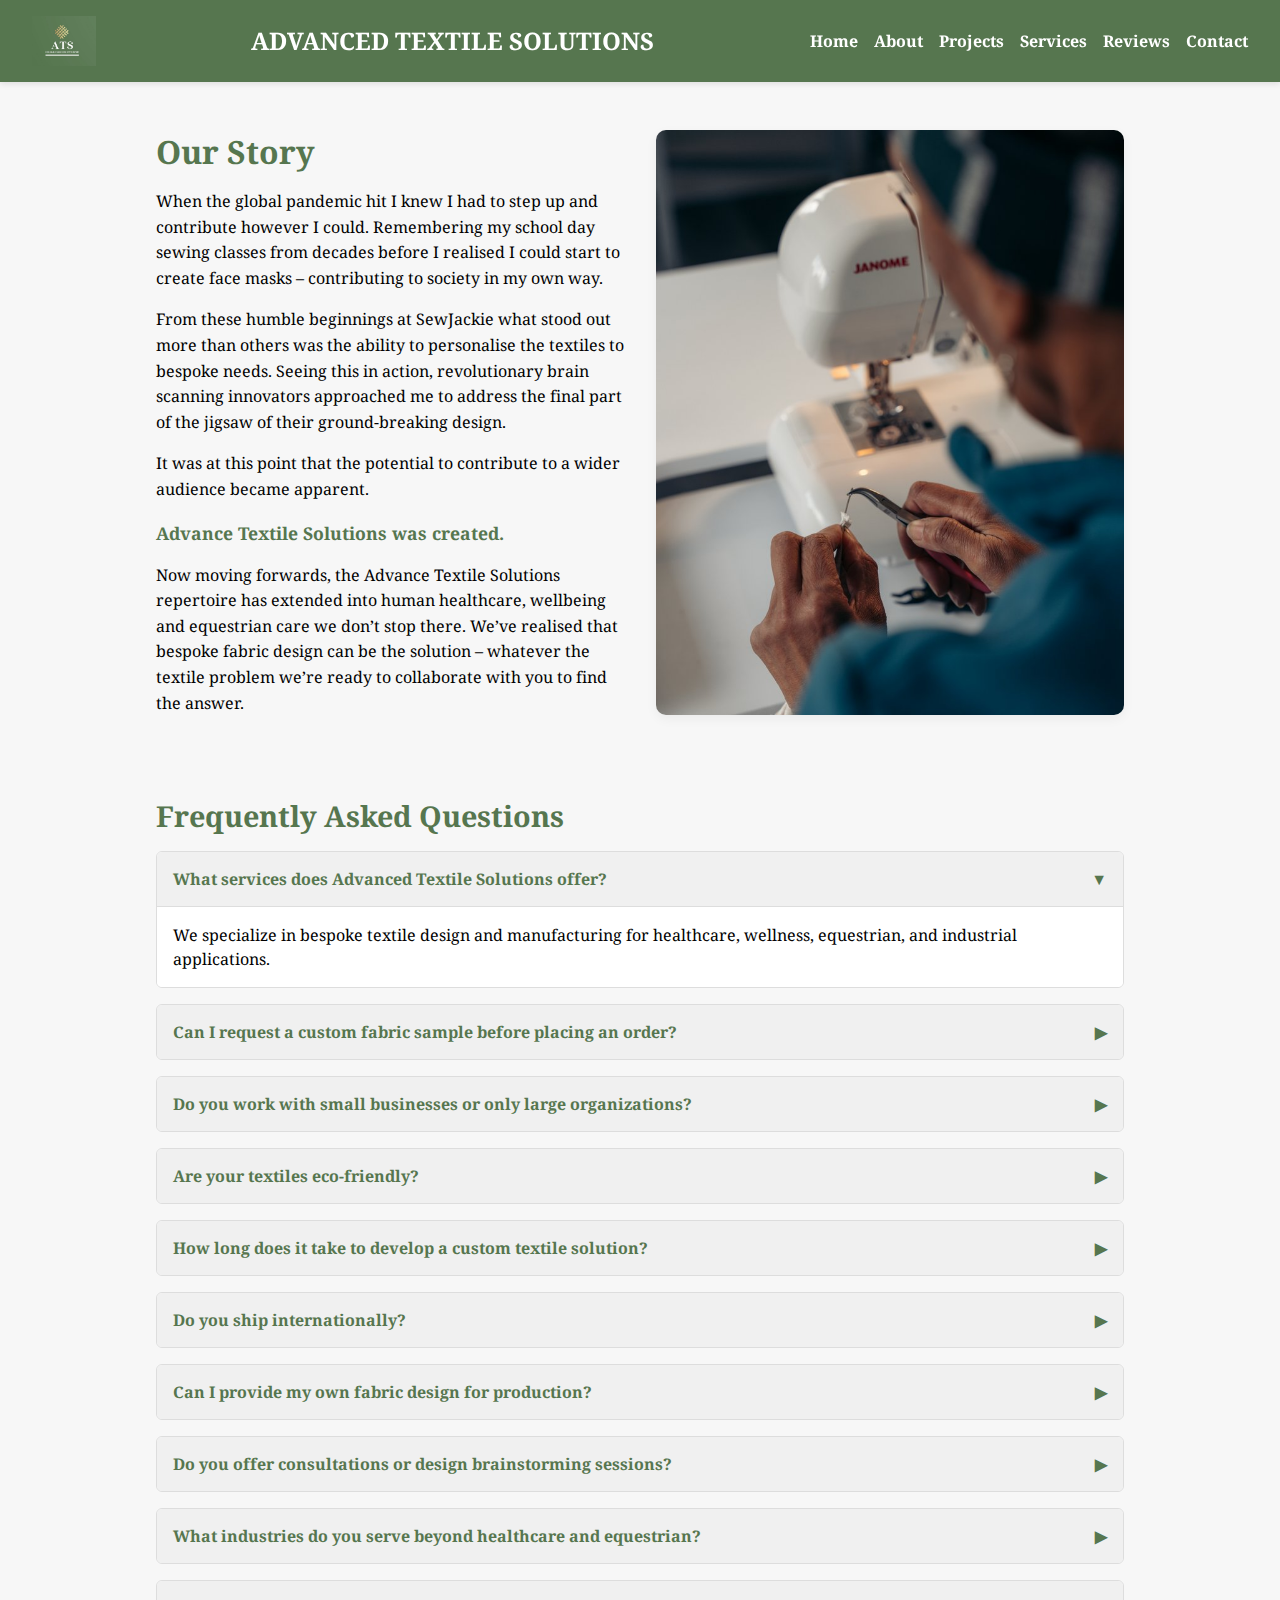
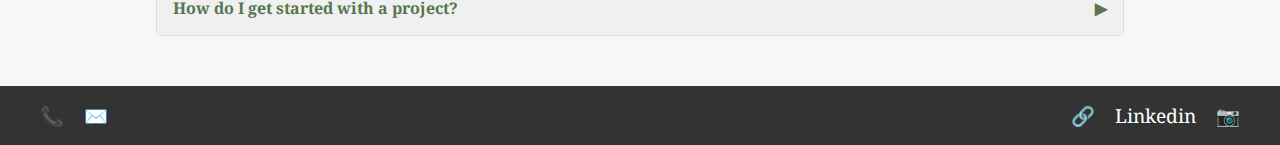
<file: New PPM website/about.html>
<!DOCTYPE html>
<html lang="en">
<head>
  <meta charset="UTF-8" />
  <meta name="viewport" content="width=device-width, initial-scale=1.0" />
  <title>About - Advanced Textile Solutions</title>
  <link rel="stylesheet" href="about.css" />
  <link rel="icon" type="image/png" href="./Gallery/731e0316-fa9e-4a86-b3a7-bab115e8a659 copy.jpeg" />
  <link href="https://fonts.googleapis.com/css2?family=Noto+Serif+Georgian:wght@400;700&display=swap" rel="stylesheet" />
</head>
<body>
  <header class="navbar">
    <div class="nav-container">
      <div class="logo-container">
        <img class="logo" src="./Gallery/731e0316-fa9e-4a86-b3a7-bab115e8a659.jpeg" alt="Logo" />
      </div>
      <h1 class="brand">ADVANCED TEXTILE SOLUTIONS</h1>
      <div class="hamburger" id="hamburger">
        <span></span><span></span><span></span>
      </div>
      <ul class="nav-links" id="nav-links">
        <li><a href="./index.html">Home</a></li>
        <li><a href="./about.html">About</a></li>
        <li><a href="./projects.html">Projects</a></li>
        <li><a href="./services.html">Services</a></li>
        <li><a href="./reviews.html">Reviews</a></li>
        <li><a href="./contact.html">Contact</a></li>
      </ul>
    </div>
  </header>

  <main class="about-container">
    <!-- Intro Section -->
    <section class="intro-section">
      <div class="intro-text">
        <h2>Our Story</h2>
        <p>When the global pandemic hit I knew I had to step up and contribute however I could. Remembering my school day sewing classes from decades before I realised I could start to create face masks – contributing to society in my own way.</p>
        <p>From these humble beginnings at SewJackie what stood out more than others was the ability to personalise the textiles to bespoke needs. Seeing this in action, revolutionary brain scanning innovators approached me to address the final part of the jigsaw of their ground-breaking design.</p>
        <p>It was at this point that the potential to contribute to a wider audience became apparent.</p>
        <p><strong>Advance Textile Solutions was created.</strong></p>
        <p>Now moving forwards, the Advance Textile Solutions repertoire has extended into human healthcare, wellbeing and equestrian care we don’t stop there. We’ve realised that bespoke fabric design can be the solution – whatever the textile problem we’re ready to collaborate with you to find the answer.</p>
      </div>
      <div class="intro-images">
        <img src="./Gallery/DSC00128.jpeg" alt="Founder sewing masks" />
      </div>
    </section>

    <!-- FAQ Section -->
    <section class="faq-section">
      <h2>Frequently Asked Questions</h2>
      <div class="faq-container">

        <div class="faq-item">
          <button class="faq-question">What services does Advanced Textile Solutions offer?</button>
          <div class="faq-answer">We specialize in bespoke textile design and manufacturing for healthcare, wellness, equestrian, and industrial applications.</div>
        </div>

        <div class="faq-item">
          <button class="faq-question">Can I request a custom fabric sample before placing an order?</button>
          <div class="faq-answer">Yes, we’re happy to provide samples tailored to your specifications so you can assess the quality and fit before ordering.</div>
        </div>

        <div class="faq-item">
          <button class="faq-question">Do you work with small businesses or only large organizations?</button>
          <div class="faq-answer">We collaborate with companies of all sizes, from startups to multinational innovators — everyone’s welcome.</div>
        </div>

        <div class="faq-item">
          <button class="faq-question">Are your textiles eco-friendly?</button>
          <div class="faq-answer">Sustainability is core to our process. We offer recycled, organic, and biodegradable options wherever possible.</div>
        </div>

        <div class="faq-item">
          <button class="faq-question">How long does it take to develop a custom textile solution?</button>
          <div class="faq-answer">Timelines vary, but most projects take between 2–6 weeks depending on complexity and production scale.</div>
        </div>

        <div class="faq-item">
          <button class="faq-question">Do you ship internationally?</button>
          <div class="faq-answer">Yes, we deliver worldwide and have experience navigating international regulations and logistics.</div>
        </div>

        <div class="faq-item">
          <button class="faq-question">Can I provide my own fabric design for production?</button>
          <div class="faq-answer">Absolutely. We accept client-provided designs and can also assist in optimizing them for textile printing.</div>
        </div>

        <div class="faq-item">
          <button class="faq-question">Do you offer consultations or design brainstorming sessions?</button>
          <div class="faq-answer">Yes — collaboration is key. We love early-stage ideation and offer one-on-one sessions to explore your vision.</div>
        </div>

        <div class="faq-item">
          <button class="faq-question">What industries do you serve beyond healthcare and equestrian?</button>
          <div class="faq-answer">We also support fashion, sportswear, education, mental health therapy, and tech-integrated fabric applications.</div>
        </div>

        <div class="faq-item">
          <button class="faq-question">How do I get started with a project?</button>
          <div class="faq-answer">Just reach out via our contact form with a brief description of your needs — we’ll guide you from there.</div>
        </div>

      </div>
    </section>
  </main>

  <footer>
    <div class="footer-left">
      <span class="footer-icon" data-type="phone">📞</span>
      <span class="footer-info" id="footer-phone">(+44)7713893233</span>
  
      <span class="footer-icon" data-type="email">✉️</span>
      <span class="footer-info" id="footer-email">ats@sewjackie.com</span>
    </div>
  
    <div class="footer-right">
      <span class="footer-icon" data-type="link">🔗</span>
      <span class="footer-info" id="footer-link">www.advancedtextiles.com</span>
  
      <span class="footer-icon" data-type="video">Linkedin</span>
      <span class="footer-info" id="footer-video">https://www.linkedin.com/in/jackie-cunningham-9a5398188/?originalSubdomain=uk</span>

      <span class="footer-icon" data-type="photo">📷</span>
      <span class="footer-info" id="footer-photo">advancedtextilesolutions</span>
  
    </div>
  </footer>

  <script src="about.js" defer></script>
</body>
</html>
</file>
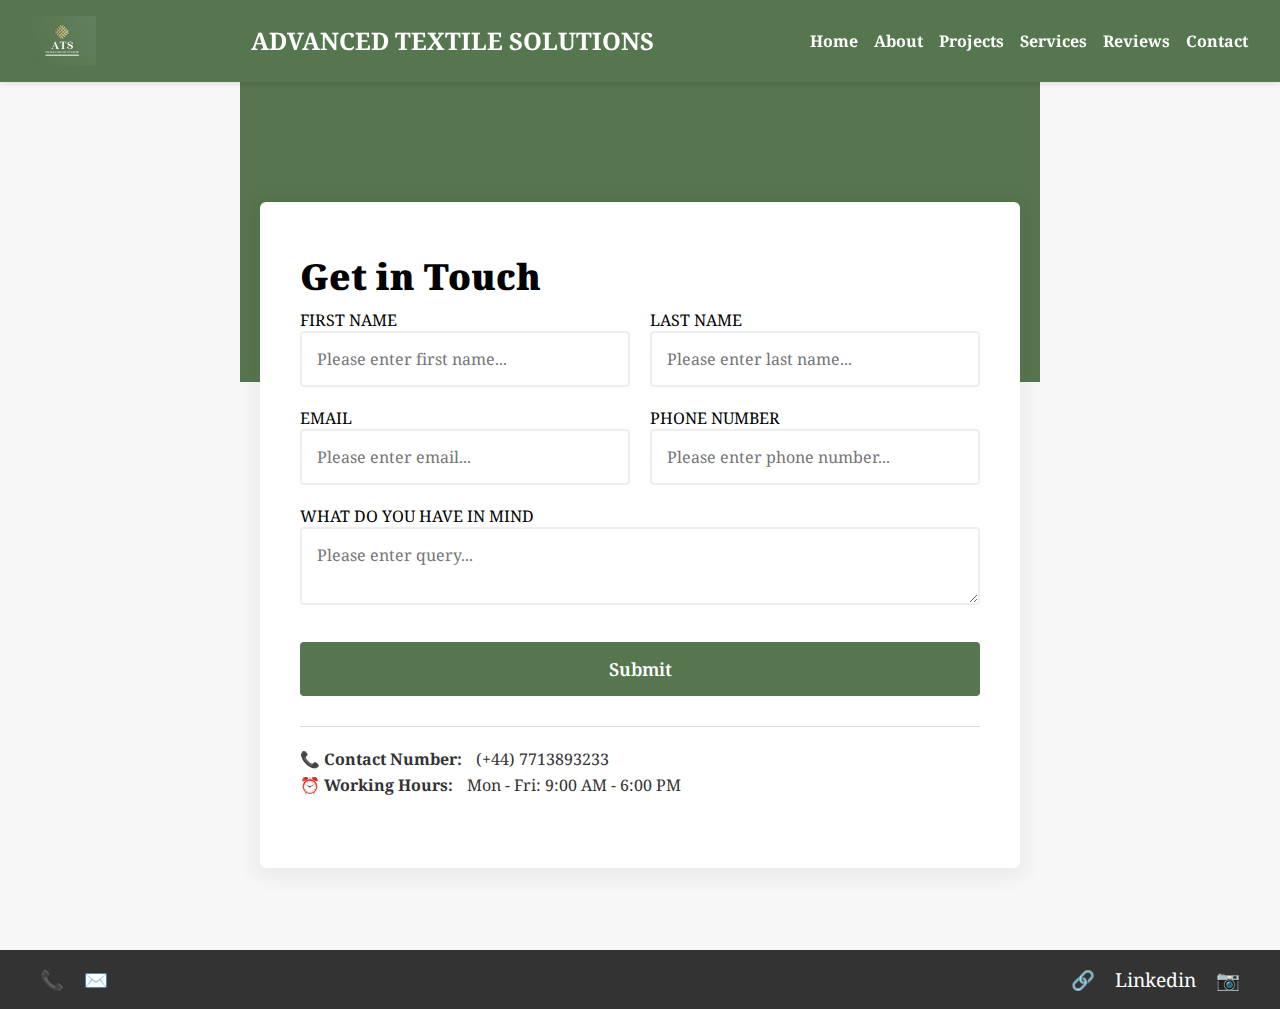
<file: New PPM website/contact.html>
<!DOCTYPE html>
<html lang="en">
<head>
  <meta charset="UTF-8" />
  <meta name="viewport" content="width=device-width, initial-scale=1.0" />
  <title>Contact - Advanced Textile Solutions</title>
  <link rel="icon" type="image/png" href="./Gallery/731e0316-fa9e-4a86-b3a7-bab115e8a659.jpeg" />
  <link rel="stylesheet" href="contact.css" />
  <link rel="preconnect" href="https://fonts.googleapis.com">
  <link rel="preconnect" href="https://fonts.gstatic.com" crossorigin>
  <link href="https://fonts.googleapis.com/css2?family=Noto+Serif+Georgian:wght@400;700&display=swap" rel="stylesheet">
  <script src="https://cdn.emailjs.com/dist/email.min.js"></script>
</head>
<body>
  <header class="navbar">
    <div class="nav-container">
      <div class="logo-container">
        <img class="logo" src="./Gallery/731e0316-fa9e-4a86-b3a7-bab115e8a659.jpeg" alt="Logo" />
      </div>
      <h1 class="brand">ADVANCED TEXTILE SOLUTIONS</h1>
      <div class="hamburger" id="hamburger">
        <span></span><span></span><span></span>
      </div>
      <ul class="nav-links" id="nav-links">
        <li><a href="./index.html">Home</a></li>
        <li><a href="./about.html">About</a></li>
        <li><a href="./projects.html">Projects</a></li>
        <li><a href="./services.html">Services</a></li>
        <li><a href="./reviews.html">Reviews</a></li>
        <li><a href="./contact.html">Contact</a></li>
      </ul>
    </div>
  </header>

  <main>
    <div class="contact_us_2">
      <div class="responsive-container-block big-container">
        <div class="blueBG"></div>
        <div class="responsive-container-block container">
          <form id="contact-form" class="form-box">
            <div class="container-block form-wrapper">
              <p class="text-blk contactus-head">Get in Touch</p>
              <div class="responsive-container-block">
                <div class="responsive-cell-block wk-ipadp-6 wk-tab-12 wk-mobile-12 wk-desk-6">
                  <p class="text-blk input-title">FIRST NAME</p>
                  <input class="input" type="text" name="first_name" placeholder="Please enter first name..." required>
                </div>
                <div class="responsive-cell-block wk-desk-6 wk-ipadp-6 wk-tab-12 wk-mobile-12">
                  <p class="text-blk input-title">LAST NAME</p>
                  <input class="input" type="text" name="last_name" placeholder="Please enter last name..." required>
                </div>
                <div class="responsive-cell-block wk-desk-6 wk-ipadp-6 wk-tab-12 wk-mobile-12">
                  <p class="text-blk input-title">EMAIL</p>
                  <input class="input" type="email" name="email" placeholder="Please enter email..." required>
                </div>
                <div class="responsive-cell-block wk-desk-6 wk-ipadp-6 wk-tab-12 wk-mobile-12">
                  <p class="text-blk input-title">PHONE NUMBER</p>
                  <input class="input" type="tel" name="phone" placeholder="Please enter phone number...">
                </div>
                <div class="responsive-cell-block wk-tab-12 wk-mobile-12 wk-desk-12 wk-ipadp-12">
                  <p class="text-blk input-title">WHAT DO YOU HAVE IN MIND</p>
                  <textarea class="textinput" name="message" placeholder="Please enter query..." required></textarea>
                </div>
              </div>
              <button type="submit" class="submit-btn">Submit</button>
              <p id="form-status" style="margin-top: 1rem; font-size: 1rem;"></p>
            </div>
            <div class="contact-info-block">
              <p class="info-label">📞 Contact Number: <span class="info-detail">(+44) 7713893233</span></p>
              <p class="info-label">⏰ Working Hours: <span class="info-detail">Mon - Fri: 9:00 AM - 6:00 PM</span></p>
            </div>            
          </form>
        </div>
      </div>
    </div>
  </main>

  <footer>
    <div class="footer-left">
      <span class="footer-icon" data-type="phone">📞</span>
      <span class="footer-info" id="footer-phone">(+44)7713893233</span>
      <span class="footer-icon" data-type="email">✉️</span>
      <span class="footer-info" id="footer-email">ats@sewjackie.com</span>
    </div>
    <div class="footer-right">
      <span class="footer-icon" data-type="link">🔗</span>
      <span class="footer-info" id="footer-link">www.advancedtextiles.com</span>
      <span class="footer-icon" data-type="video">Linkedin</span>
      <span class="footer-info" id="footer-video">https://www.linkedin.com/in/jackie-cunningham-9a5398188</span>
      <span class="footer-icon" data-type="photo">📷</span>
      <span class="footer-info" id="footer-photo">advancedtextilesolutions</span>
    </div>
  </footer>

  <script defer src="contact.js"></script>
</body>
</html>
</file>
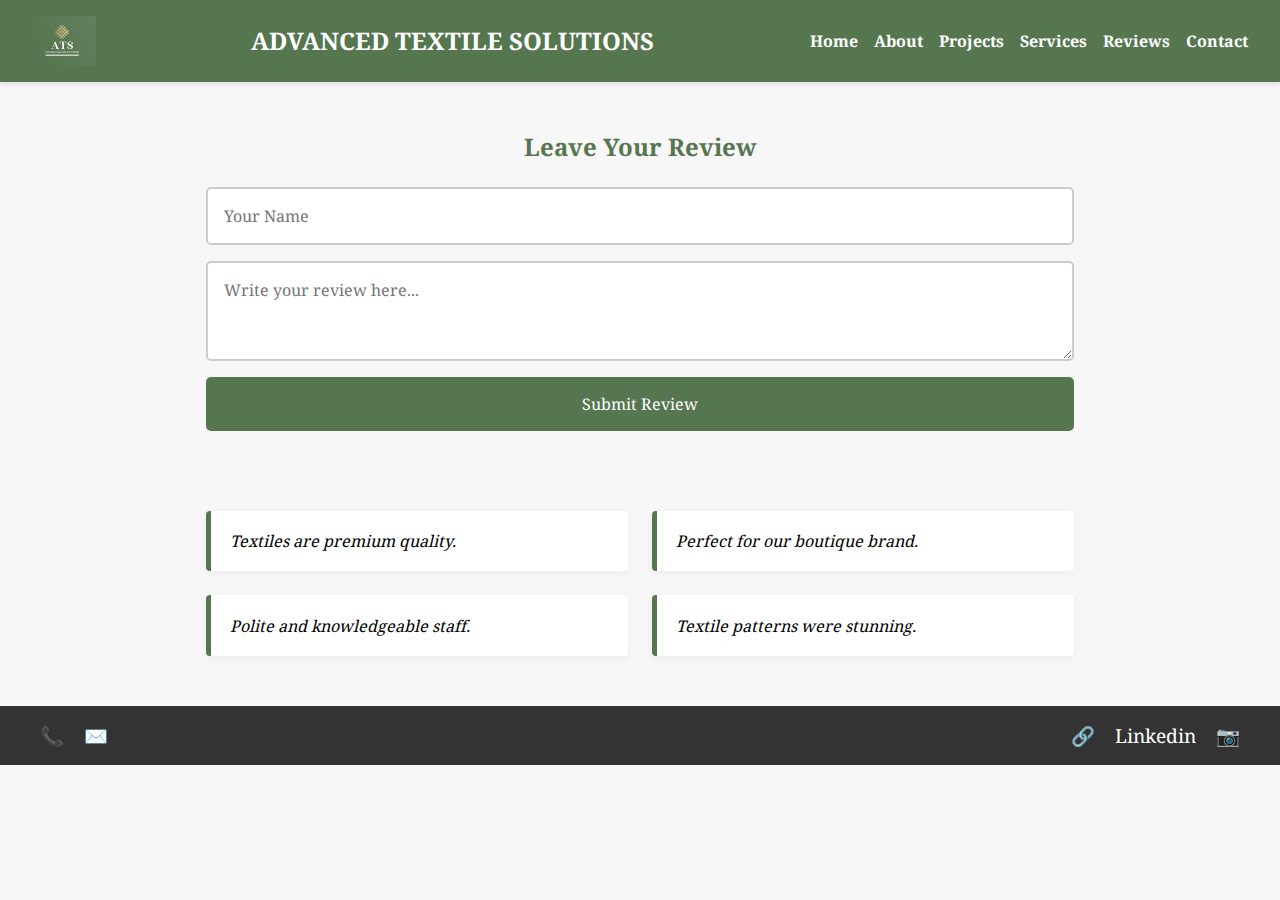
<file: New PPM website/reviews.html>
<!-- reviews.html -->
<!DOCTYPE html>
<html lang="en">
<head>
  <meta charset="UTF-8" />
  <meta name="viewport" content="width=device-width, initial-scale=1.0" />
  <title>Reviews - Advanced Textile Solutions</title>
  <link rel="icon" type="image/png" href="./Gallery/731e0316-fa9e-4a86-b3a7-bab115e8a659.jpeg" />
  <link rel="stylesheet" href="reviews.css" />
  <link href="https://fonts.googleapis.com/css2?family=Noto+Serif+Georgian:wght@400;700&display=swap" rel="stylesheet" />
</head>
<body>
  <header class="navbar">
    <div class="nav-container">
      <div class="logo-container">
        <img class="logo" src="./Gallery/731e0316-fa9e-4a86-b3a7-bab115e8a659.jpeg" alt="Logo" />
      </div>
      <h1 class="brand">ADVANCED TEXTILE SOLUTIONS</h1>
      <div class="hamburger" id="hamburger">
        <span></span><span></span><span></span>
      </div>
      <ul class="nav-links" id="nav-links">
        <li><a href="./index.html">Home</a></li>
        <li><a href="./about.html">About</a></li>
        <li><a href="./projects.html">Projects</a></li>
        <li><a href="./services.html">Services</a></li>
        <li><a href="./reviews.html">Reviews</a></li>
        <li><a href="./contact.html">Contact</a></li>
      </ul>
    </div>
  </header>

  <main class="reviews-container">
    <section class="review-form-section">
      <h2>Leave Your Review</h2>
      <form id="reviewForm">
        <input type="text" id="name" placeholder="Your Name" required />
        <textarea id="reviewText" placeholder="Write your review here..." required></textarea>
        <button type="submit">Submit Review</button>
      </form>
    </section>

    <section class="reviews-display" id="reviewsDisplay">
    </section>
  </main>

  <footer>
    <div class="footer-left">
      <span class="footer-icon" data-type="phone">📞</span>
      <span class="footer-info" id="footer-phone">(+44)7713893233</span>
  
      <span class="footer-icon" data-type="email">✉️</span>
      <span class="footer-info" id="footer-email">ats@sewjackie.com</span>
    </div>
  
    <div class="footer-right">
      <span class="footer-icon" data-type="link">🔗</span>
      <span class="footer-info" id="footer-link">www.advancedtextiles.com</span>
  
      <span class="footer-icon" data-type="video">Linkedin</span>
      <span class="footer-info" id="footer-video">https://www.linkedin.com/in/jackie-cunningham-9a5398188/?originalSubdomain=uk</span>

      <span class="footer-icon" data-type="photo">📷</span>
      <span class="footer-info" id="footer-photo">advancedtextilesolutions</span>
  
    </div>
  </footer>

  <script src="review.js" defer></script>
</body>
</html>
</file>
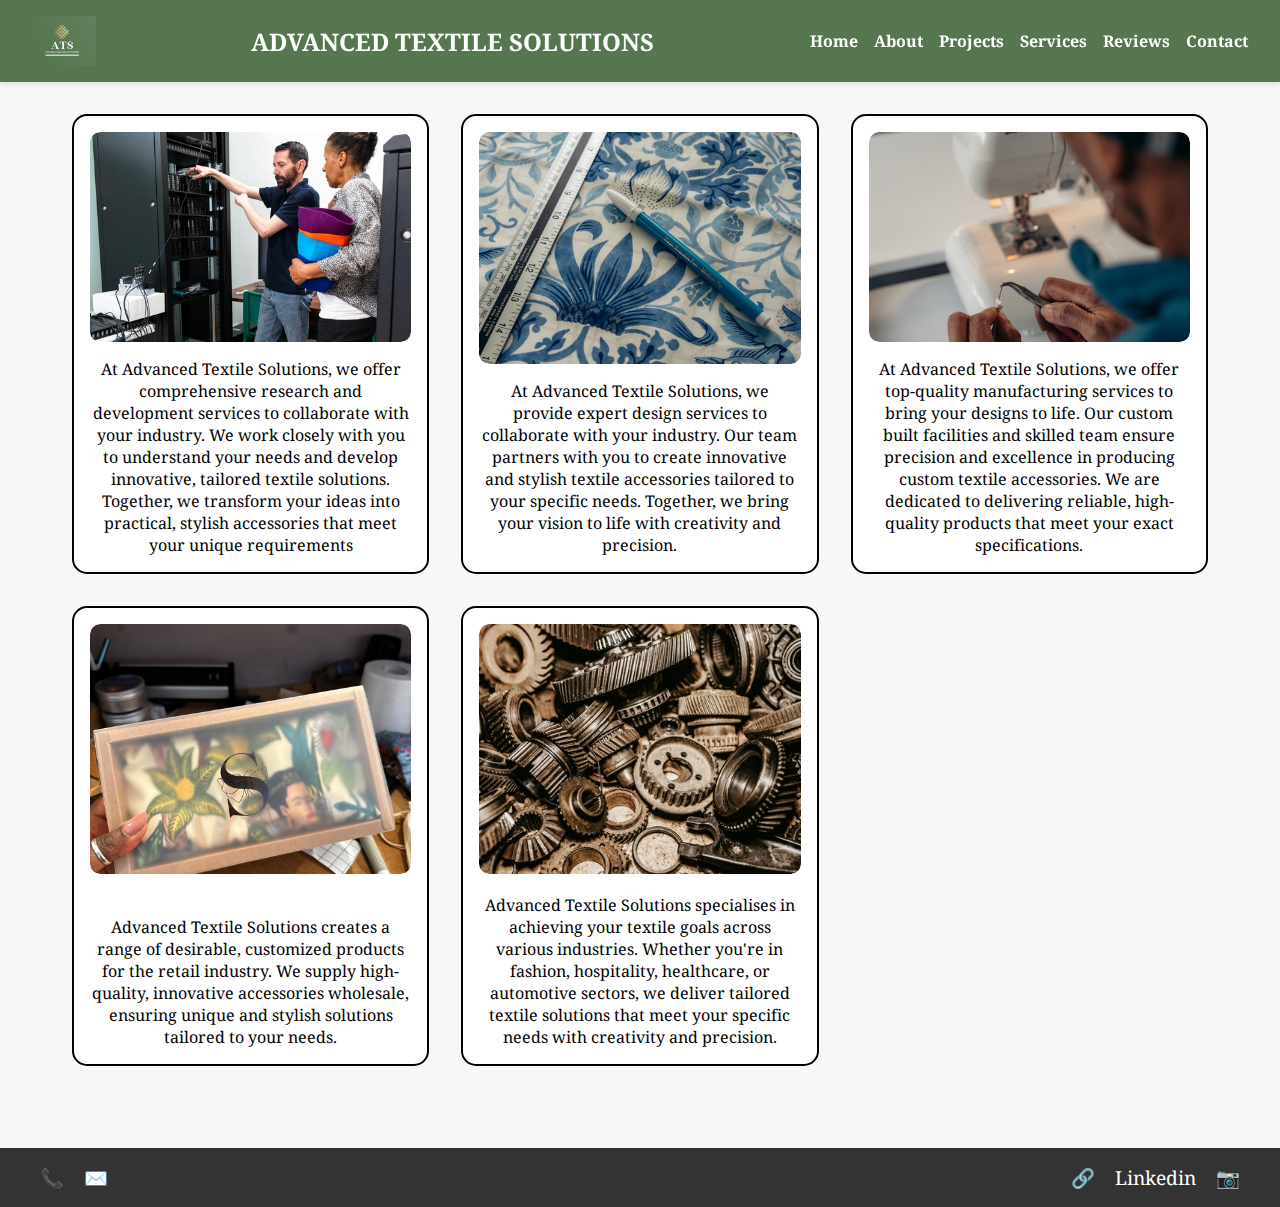
<file: New PPM website/services.html>
<!DOCTYPE html>
<html lang="en">
<head>
  <meta charset="UTF-8" />
  <meta name="viewport" content="width=device-width, initial-scale=1.0" />
  <title>Projects - Advanced Textile Solutions</title>
  <link rel="icon" type="image/png" href="./Gallery/731e0316-fa9e-4a86-b3a7-bab115e8a659.jpeg" />
  <link rel="stylesheet" href="services.css" />
  <link rel="preconnect" href="https://fonts.googleapis.com">
  <link rel="preconnect" href="https://fonts.gstatic.com" crossorigin>
  <link href="https://fonts.googleapis.com/css2?family=Noto+Serif+Georgian:wght@400;700&display=swap" rel="stylesheet">
</head>
<body>
  <header class="navbar">
    <div class="nav-container">
      <div class="logo-container">
        <img class="logo" src="./Gallery/731e0316-fa9e-4a86-b3a7-bab115e8a659.jpeg" alt="Logo" />
      </div>
      <h1 class="brand">ADVANCED TEXTILE SOLUTIONS</h1>
      <div class="hamburger" id="hamburger">
        <span></span>
        <span></span>
        <span></span>
      </div>
      <ul class="nav-links" id="nav-links">
        <li><a href="./index.html">Home</a></li>
        <li><a href="./about.html">About</a></li>
        <li><a href="./projects.html">Projects</a></li>
        <li><a href="./services.html">Services</a></li>
        <li><a href="./reviews.html">Reviews</a></li>
        <li><a href="./contact.html">Contact</a></li>
      </ul>
    </div>
  </header>

  <main>
    <section class="projects-grid">
      <div class="project-card">
        <div class="project-image">
          <img src="./Gallery/46e81ed9-69bb-4cd4-b913-8fb5fec30da8.jpeg" alt="Project 1">
        </div>
        <p class="project-description">At Advanced Textile Solutions, we offer comprehensive research and development services to collaborate with your industry.  
          We work closely with you to understand your needs and develop innovative, tailored textile solutions. 
          Together, we transform your ideas into practical, stylish accessories that meet your unique requirements</p>
      </div>
      <div class="project-card">
        <div class="project-image">
          <img src="./Gallery/image0+(41).jpeg" alt="Project 2">
        </div>
        <p class="project-description">At Advanced Textile Solutions, we provide expert design services to collaborate with your industry. 
          Our team partners with you to create innovative and stylish textile accessories tailored to your specific needs. 
          Together, we bring your vision to life with creativity and precision.</p>
      </div>
      <div class="project-card">
        <div class="project-image">
          <img src="./Gallery/manufacturing.jpeg" alt="Project 3">
        </div>
        <p class="project-description">At Advanced Textile Solutions, we offer top-quality manufacturing services to bring your designs to life.
           Our custom built facilities and skilled team ensure precision and excellence in producing custom textile accessories. 
          We are dedicated to delivering reliable, high-quality products that meet your exact specifications.</p>
      </div>
      <div class="project-card">
        <div class="project-image">
          <img src="./Gallery/retail.jpg" alt="Project 4">
        </div>
        <p class="project-description">Advanced Textile Solutions creates a range of desirable, customized products for the retail industry.
           We supply high-quality, innovative accessories wholesale, ensuring unique and stylish solutions tailored to your needs.</p>
      </div>
      <div class="project-card">
        <div class="project-image">
          <img src="./Gallery/Industry.jpeg" alt="Project 5">
        </div>
        <p class="project-description">Advanced Textile Solutions specialises in achieving your textile goals across various industries. 
          Whether you're in fashion, hospitality, healthcare, or automotive sectors, we deliver tailored textile solutions that meet your specific needs with creativity and precision.</p>
      </div>
    </section>
  </main>

  <footer>
    <div class="footer-left">
      <span class="footer-icon" data-type="phone">📞</span>
      <span class="footer-info" id="footer-phone">(+44)7713893233</span>
  
      <span class="footer-icon" data-type="email">✉️</span>
      <span class="footer-info" id="footer-email">ats@sewjackie.com</span>
    </div>
  
    <div class="footer-right">
      <span class="footer-icon" data-type="link">🔗</span>
      <span class="footer-info" id="footer-link">www.advancedtextiles.com</span>
  
      <span class="footer-icon" data-type="video">Linkedin</span>
      <span class="footer-info" id="footer-video">https://www.linkedin.com/in/jackie-cunningham-9a5398188/?originalSubdomain=uk</span>

      <span class="footer-icon" data-type="photo">📷</span>
      <span class="footer-info" id="footer-photo">advancedtextilesolutions</span>
  
    </div>
  </footer>

  <script defer src="./services.js"></script>
</body>
</html>
</file>
<file: New PPM website/about.css>
/* about.css */

* {
  margin: 0;
  padding: 0;
  box-sizing: border-box;
  font-family: 'Noto Serif Georgian', serif;
}

body {
  background-color: #f7f7f7;
  color: #000;
}

.navbar {
  background: rgb(86, 118, 79);
  padding: 1rem 2rem;
  position: sticky;
  top: 0;
  z-index: 1000;
  box-shadow: 0 2px 6px rgba(0, 0, 0, 0.1);
}

.nav-container {
  display: flex;
  justify-content: space-between;
  align-items: center;
  flex-wrap: nowrap;
}

.logo-container {
  display: flex;
  align-items: center;
}

.logo {
  height: 50px;
  width: auto;
  max-height: 50px;
}

.brand {
  color: white;
  text-align: center;
  flex: 1;
  padding: 0 0.5rem;
  font-size: clamp(1rem, 5vw, 1.5rem);
  line-height: 1.2;
  white-space: normal;
  word-break: break-word;
}

.nav-links {
  display: flex;
  gap: 1rem;
  list-style: none;
}

.nav-links a {
  text-decoration: none;
  color: white;
  font-weight: bold;
  transition: 0.3s;
}

.nav-links a:hover,
.nav-links a.active {
  color: #ddd;
}

.hamburger {
  display: none;
  flex-direction: column;
  gap: 5px;
  width: 30px;
  cursor: pointer;
  z-index: 1100;
}

.hamburger span {
  height: 3px;
  background: white;
  border-radius: 2px;
  transition: 0.4s ease;
}

.hamburger.active span:nth-child(1) {
  transform: translateY(8px) rotate(45deg);
}

.hamburger.active span:nth-child(2) {
  opacity: 0;
}

.hamburger.active span:nth-child(3) {
  transform: translateY(-8px) rotate(-45deg);
}

@media (max-width: 768px) {
  .hamburger {
    display: flex;
  }

  .nav-links {
    display: none;
    flex-direction: column;
    align-items: center;
    position: absolute;
    top: 100%;
    left: 0;
    right: 0;
    background: rgb(86, 118, 79);
    z-index: 999;
    box-shadow: 0 4px 6px rgba(0, 0, 0, 0.2);
  }

  .nav-links.show {
    display: flex;
  }

  .nav-links li {
    padding: 1rem;
    width: 100%;
    text-align: center;
  }

  .brand {
    font-size: 1rem;
  }
}

.about-container {
  max-width: 1000px;
  margin: 3rem auto;
  padding: 0 1rem;
}

.intro-section {
  display: flex;
  flex-direction: row;
  gap: 2rem;
  flex-wrap: wrap;
  align-items: flex-start;
}

.intro-text {
  flex: 1;
  min-width: 280px;
}

.intro-text h2 {
  font-size: 2rem;
  color: rgb(86, 118, 79);
  margin-bottom: 1rem;
}

.intro-text p {
  line-height: 1.6;
  margin-bottom: 1rem;
  font-size: 1rem;
}

.intro-text strong {
  display: block;
  font-size: 1.1rem;
  margin: 1rem 0;
  color: rgb(86, 118, 79);
}

.intro-images {
  flex: 1;
  display: flex;
  flex-direction: column;
  gap: 1.5rem;
  min-width: 280px;
}

.intro-images img {
  width: 100%;
  border-radius: 10px;
  box-shadow: 0 4px 12px rgba(0, 0, 0, 0.05);
}

.faq-section {
  margin-top: 4rem;
}

.faq-section h2 {
  font-size: 1.8rem;
  color: rgb(86, 118, 79);
  margin-bottom: 1rem;
}

.faq-container {
  display: flex;
  flex-direction: column;
  gap: 1rem;
}

.faq-item {
  border: 1px solid #ddd;
  border-radius: 6px;
  overflow: hidden;
  background-color: #fff;
}

.faq-question {
  width: 100%;
  text-align: left;
  background-color: #f0f0f0;
  padding: 1rem;
  font-weight: bold;
  border: none;
  cursor: pointer;
  font-size: 1rem;
  color: rgb(86, 118, 79);
}

.faq-answer {
  padding: 1rem;
  display: none;
  line-height: 1.5;
  background-color: white;
  border-top: 1px solid #ddd;
}

.faq-item.active .faq-answer {
  display: block;
  animation: fadeIn 0.3s ease-in-out;
}

@keyframes fadeIn {
  from {
    opacity: 0;
    transform: translateY(-5px);
  }
  to {
    opacity: 1;
    transform: translateY(0);
  }
}

footer {
  display: flex;
  justify-content: space-between;
  align-items: center;
  padding: 1rem 2rem;
  background: #333;
  color: white;
  margin-top: 50px;
}

.footer-left span,
.footer-right span {
  margin: 0 0.5rem;
  font-size: 1.2rem;
  cursor: pointer;
}

.footer-icon {
  cursor: pointer;
  font-size: 1.3rem;
  margin: 0 0.5rem;
}

.footer-info {
  display: none;
  font-size: 0.95rem;
  margin-left: 0.3rem;
  color: #ccc;
}
</file>
<file: New PPM website/contact.css>
/* contact.css */

@import url('https://fonts.googleapis.com/css2?family=Noto+Serif+Georgian:wght@400;700&display=swap');

* {
  margin: 0;
  padding: 0;
  box-sizing: border-box;
  font-family: 'Noto Serif Georgian', serif;
}

body {
  background-color: #f7f7f7;
  color: #000;
}

.navbar {
  background: rgb(86, 118, 79);
  padding: 1rem 2rem;
  position: sticky;
  top: 0;
  z-index: 1000;
  box-shadow: 0 2px 6px rgba(0, 0, 0, 0.1);
}

.nav-container {
  display: flex;
  justify-content: space-between;
  align-items: center;
  flex-wrap: nowrap;
  position: relative;
  max-width: 100%;
}

.logo-container {
  display: flex;
  align-items: center;
}

.logo {
  height: 50px;
  width: auto;
  max-height: 50px;
}

.brand {
  color: white;
  text-align: center;
  flex: 1;
  padding: 0 0.5rem;
  font-size: clamp(1rem, 5vw, 1.5rem);
  white-space: normal;
  overflow-wrap: break-word;
  word-break: break-word;
  line-height: 1.2;
  max-width: 100%;
}

.nav-links {
  display: flex;
  gap: 1rem;
  list-style: none;
}

.nav-links a {
  text-decoration: none;
  color: white;
  font-weight: bold;
  transition: 0.3s;
}

.nav-links a:hover,
.nav-links a.active {
  color: #ddd;
}

.hamburger {
  display: none;
  flex-direction: column;
  gap: 5px;
  width: 30px;
  cursor: pointer;
  z-index: 1100;
}

.hamburger span {
  height: 3px;
  background: white;
  border-radius: 2px;
  transition: 0.4s ease;
}

.hamburger.active span:nth-child(1) {
  transform: translateY(8px) rotate(45deg);
}

.hamburger.active span:nth-child(2) {
  opacity: 0;
}

.hamburger.active span:nth-child(3) {
  transform: translateY(-8px) rotate(-45deg);
}

@media (max-width: 768px) {
  .hamburger {
    display: flex;
    position: relative;
  }

  .nav-links {
    display: none;
    position: absolute;
    top: 100%;
    left: 0;
    right: 0;
    background: rgb(86, 118, 79);
    flex-direction: column;
    align-items: center;
    width: 100%;
    text-align: center;
    box-shadow: 0 4px 6px rgba(0, 0, 0, 0.2);
    z-index: 999;
    padding: 0;
    margin: 0;
  }

  .nav-links.show {
    display: flex;
  }

  .nav-links li {
    padding: 1rem 0;
    width: 100%;
  }

  .nav-links a {
    display: block;
    width: 100%;
  }

  .brand {
    font-size: 1rem;
  }
}

.contact_us_2 {
  position: relative;
  padding: 0 20px;
  margin: auto;
  max-width: 800px;
  z-index: 1;
}

.contact_us_2 .blueBG {
  position: absolute;
  top: 0;
  left: 0;
  width: 100%;
  height: 300px;
  background-color: rgb(86, 118, 79);
  z-index: 0;
}

.contact_us_2 .form-box {
  background: #fff;
  padding: 50px 40px;
  border-radius: 6px;
  box-shadow: 0px 4px 20px 7px rgba(0, 0, 0, 0.05);
  position: relative;
  z-index: 2;
  margin-top: 120px;
}

.contact_us_2 .contactus-head {
  font-size: 36px;
  font-weight: 900;
  margin-bottom: 0.5rem;
}

.contact_us_2 .contactus-subhead {
  color: #9c9c9c;
  margin-bottom: 2rem;
}

.contact_us_2 .responsive-container-block {
  display: flex;
  flex-wrap: wrap;
  gap: 20px;
  margin-bottom: 2rem;
}

.contact_us_2 .responsive-cell-block {
  flex: 1 1 calc(50% - 20px);
  min-width: 250px;
}

.contact_us_2 .input,
.contact_us_2 .textinput {
  width: 100%;
  padding: 15px;
  border: 2px solid #eee;
  border-radius: 4px;
  font-size: 16px;
  font-family: 'Noto Serif Georgian', serif;
}

.contact_us_2 .submit-btn {
  width: 100%;
  background-color: rgb(86, 118, 79);
  border: none;
  color: white;
  padding: 15px;
  font-size: 18px;
  font-weight: 600;
  border-radius: 4px;
  cursor: pointer;
  transition: background-color 0.3s ease;
}

.contact_us_2 .submit-btn:hover {
  background-color: #4f6e45;
}

.contact_us_2 .social-media-links {
  display: flex;
  justify-content: center;
  gap: 15px;
  margin-top: 2rem;
}

.contact_us_2 .link-img {
  width: 30px;
  height: 30px;
}

footer {
  display: flex;
  justify-content: space-between;
  align-items: center;
  padding: 1rem 2rem;
  background: #333;
  color: white;
  margin-top: 50px;
}

.footer-left span,
.footer-right span {
  margin: 0 0.5rem;
  font-size: 1.2rem;
  cursor: pointer;
}

.contact-info-block {
  margin-top: 30px;
  margin-bottom: 20px;
  font-size: 16px;
  line-height: 1.6;
  color: #333;
  border-top: 1px solid #ddd;
  padding-top: 20px;
}

.contact-info-block .info-label {
  font-weight: bold;
}

.contact-info-block .info-detail {
  font-weight: normal;
  margin-left: 10px;
}

.footer-icon {
  cursor: pointer;
  font-size: 1.3rem;
  margin: 0 0.5rem;
}

.footer-info {
  display: none;
  font-size: 0.95rem;
  margin-left: 0.3rem;
  color: #ccc;
}
</file>
<file: New PPM website/reviews.css>
/* reviews.css */

* {
    margin: 0;
    padding: 0;
    box-sizing: border-box;
    font-family: 'Noto Serif Georgian', serif;
  }
  
  body {
    background-color: #f7f7f7;
    color: #000;
  }
  
  /* Navbar (same as Home Page) */
  .navbar {
    background: rgb(86, 118, 79);
    padding: 1rem 2rem;
    position: sticky;
    top: 0;
    z-index: 1000;
    box-shadow: 0 2px 6px rgba(0, 0, 0, 0.1);
  }
  
  .nav-container {
    display: flex;
    justify-content: space-between;
    align-items: center;
    flex-wrap: nowrap;
  }
  
  .logo-container {
    display: flex;
    align-items: center;
  }
  
  .logo {
    height: 50px;
    width: auto;
    max-height: 50px;
  }
  
  .brand {
    color: white;
    text-align: center;
    flex: 1;
    padding: 0 0.5rem;
    font-size: clamp(1rem, 5vw, 1.5rem);
    line-height: 1.2;
    white-space: normal;
    word-break: break-word;
  }
  
  .nav-links {
    display: flex;
    gap: 1rem;
    list-style: none;
  }
  
  .nav-links a {
    text-decoration: none;
    color: white;
    font-weight: bold;
    transition: 0.3s;
  }
  
  .nav-links a:hover,
  .nav-links a.active {
    color: #ddd;
  }
  
  .hamburger {
    display: none;
    flex-direction: column;
    gap: 5px;
    width: 30px;
    cursor: pointer;
    z-index: 1100;
  }
  
  .hamburger span {
    height: 3px;
    background: white;
    border-radius: 2px;
    transition: 0.4s ease;
  }
  
  .hamburger.active span:nth-child(1) {
    transform: translateY(8px) rotate(45deg);
  }
  
  .hamburger.active span:nth-child(2) {
    opacity: 0;
  }
  
  .hamburger.active span:nth-child(3) {
    transform: translateY(-8px) rotate(-45deg);
  }
  
  @media (max-width: 768px) {
    .hamburger {
      display: flex;
    }
  
    .nav-links {
      display: none;
      flex-direction: column;
      align-items: center;
      position: absolute;
      top: 100%;
      left: 0;
      right: 0;
      background: rgb(86, 118, 79);
      z-index: 999;
      box-shadow: 0 4px 6px rgba(0, 0, 0, 0.2);
    }
  
    .nav-links.show {
      display: flex;
    }
  
    .nav-links li {
      padding: 1rem;
      width: 100%;
      text-align: center;
    }
  
    .brand {
      font-size: 1rem;
    }
  }
  
  /* Review Container */
  .reviews-container {
    max-width: 900px;
    margin: 3rem auto;
    padding: 0 1rem;
  }
  
  /* Review Form */
  .review-form-section h2 {
    text-align: center;
    margin-bottom: 1.5rem;
    color: rgb(86, 118, 79);
  }
  
  #reviewForm {
    display: flex;
    flex-direction: column;
    gap: 1rem;
    margin-bottom: 3rem;
  }
  
  #reviewForm input,
  #reviewForm textarea {
    padding: 1rem;
    border: 2px solid #ccc;
    border-radius: 5px;
    font-size: 1rem;
  }
  
  #reviewForm textarea {
    resize: vertical;
    min-height: 100px;
  }
  
  #reviewForm button {
    background-color: rgb(86, 118, 79);
    color: white;
    border: none;
    padding: 1rem;
    border-radius: 5px;
    font-size: 1rem;
    cursor: pointer;
    transition: background 0.3s ease;
  }
  
  #reviewForm button:hover {
    background-color: #4f6e45;
  }
  
  /* Review Display Grid */
  .reviews-display {
    display: grid;
    grid-template-columns: 1fr 1fr;
    gap: 1.5rem;
    padding-top: 2rem;
  }
  
  /* Review Boxes */
  .review-box {
    background: white;
    padding: 1.2rem;
    border-left: 5px solid rgb(86, 118, 79);
    border-radius: 4px;
    box-shadow: 0 2px 8px rgba(0, 0, 0, 0.05);
    font-style: italic;
    opacity: 0;
    transform: translateY(10px);
    transition: opacity 0.4s ease, transform 0.4s ease;
  }
  
  .review-box.show {
    opacity: 1;
    transform: translateY(0);
  }
  
  /* Responsive Layout */
  @media (max-width: 768px) {
    .reviews-display {
      grid-template-columns: 1fr;
    }
  }
  
  /* Footer */
  footer {
    display: flex;
    justify-content: space-between;
    align-items: center;
    padding: 1rem 2rem;
    background: #333;
    color: white;
    margin-top: 50px;
  }
  
  .footer-left span,
  .footer-right span {
    margin: 0 0.5rem;
    font-size: 1.2rem;
    cursor: pointer;
  }
  
  .footer-icon {
    cursor: pointer;
    font-size: 1.3rem;
    margin: 0 0.5rem;
  }
  
  .footer-info {
    display: none;
    font-size: 0.95rem;
    margin-left: 0.3rem;
    color: #ccc;
  }
</file>
<file: New PPM website/services.css>
/* Reset */
* {
  margin: 0;
  padding: 0;
  box-sizing: border-box;
}

body {
  font-family: 'Noto Serif Georgian', serif;
  background-color: #f7f7f7;
  color: #000;
}

/* Navbar */
.navbar {
  background: rgb(86, 118, 79);
  padding: 1rem 2rem;
  position: sticky;
  top: 0;
  z-index: 1000;
  box-shadow: 0 2px 6px rgba(0, 0, 0, 0.1);
}

.nav-container {
  display: flex;
  justify-content: space-between;
  align-items: center;
  max-width: 100%;
}

.logo-container {
  display: flex;
  align-items: center;
}

.logo {
  height: 50px;
  width: auto;
}

.brand {
  color: white;
  text-align: center;
  flex: 1;
  padding: 0 0.5rem;
  font-size: clamp(1rem, 5vw, 1.5rem);
}

.nav-links {
  display: flex;
  gap: 1rem;
  list-style: none;
}

.nav-links a {
  text-decoration: none;
  color: white;
  font-weight: bold;
  transition: 0.3s;
}

.nav-links a:hover {
  color: #ddd;
}

.hamburger {
  display: none;
  flex-direction: column;
  gap: 5px;
  width: 30px;
  cursor: pointer;
}

.hamburger span {
  height: 3px;
  background: white;
  border-radius: 2px;
  transition: 0.4s ease;
}

.hamburger.active span:nth-child(1) {
  transform: translateY(8px) rotate(45deg);
}

.hamburger.active span:nth-child(2) {
  opacity: 0;
}

.hamburger.active span:nth-child(3) {
  transform: translateY(-8px) rotate(-45deg);
}

@media (max-width: 768px) {
  .logo {
    height: 40px;
  }

  .hamburger {
    display: flex;
  }

  .nav-links {
    display: none;
    position: absolute;
    top: 100%;
    left: 0;
    right: 0;
    background: rgb(86, 118, 79);
    flex-direction: column;
    align-items: center;
    width: 100%;
    text-align: center;
    box-shadow: 0 4px 6px rgba(0, 0, 0, 0.2);
  }

  .nav-links.show {
    display: flex;
  }

  .nav-links li {
    padding: 1rem 0;
    width: 100%;
  }

  .nav-links a {
    display: block;
    width: 100%;
  }

  .brand {
    font-size: 1rem;
  }
}

/* Projects Grid */
.projects-grid {
  display: grid;
  grid-template-columns: repeat(auto-fill, minmax(300px, 1fr));
  justify-content: center;
  gap: 2rem;
  max-width: 1200px;
  margin: 0 auto;
  padding: 2rem;
}

.project-card {
  background-color: white;
  border: 2px solid black;
  border-radius: 15px;
  padding: 1rem;
  text-align: center;
  transition: transform 0.3s ease;
  height: 460px;
  display: flex;
  flex-direction: column;
  justify-content: space-between;
  position: relative;
  overflow: hidden;
}

.project-card:hover {
  transform: scale(1.03);
}

.project-image {
  height: 250px;
  overflow: hidden;
  border-radius: 10px;
  position: relative;
}

.project-image img {
  width: 100%;
  height: 100%;
  object-fit: cover;
  border-radius: 10px;
}

.project-description {
  font-size: 1rem;
  margin-top: 1rem;
  z-index: 1;
}

.project-card::before {
  content: attr(data-title);
  position: absolute;
  bottom: 0;
  left: 0;
  right: 0;
  background: rgba(0, 0, 0, 0.6);
  color: white;
  padding: 0.5rem;
  font-size: 1.1rem;
  opacity: 0;
  transition: opacity 0.3s ease;
}

.project-card:hover::before {
  opacity: 1;
}

/* Popup Modal */
.modal {
  position: fixed;
  top: 0;
  left: 0;
  width: 100vw;
  height: 100vh;
  background-color: rgba(0, 0, 0, 0.7);
  display: flex;
  align-items: center;
  justify-content: center;
  z-index: 2000;
  display: none;
}

.modal-content {
  background-color: white;
  padding: 2rem;
  border-radius: 10px;
  max-width: 600px;
  width: 90%;
  text-align: center;
}

.modal.show {
  display: flex;
}

/* Footer */
footer {
  display: flex;
  justify-content: space-between;
  align-items: center;
  padding: 1rem 2rem;
  background: #333;
  color: white;
  margin-top: 50px;
}

.footer-left span,
.footer-right span {
  margin: 0 0.5rem;
  font-size: 1.2rem;
  cursor: pointer;
}

.footer-icon {
  cursor: pointer;
  font-size: 1.3rem;
  margin: 0 0.5rem;
}

.footer-info {
  display: none;
  font-size: 0.95rem;
  margin-left: 0.3rem;
  color: #ccc;
}
</file>
